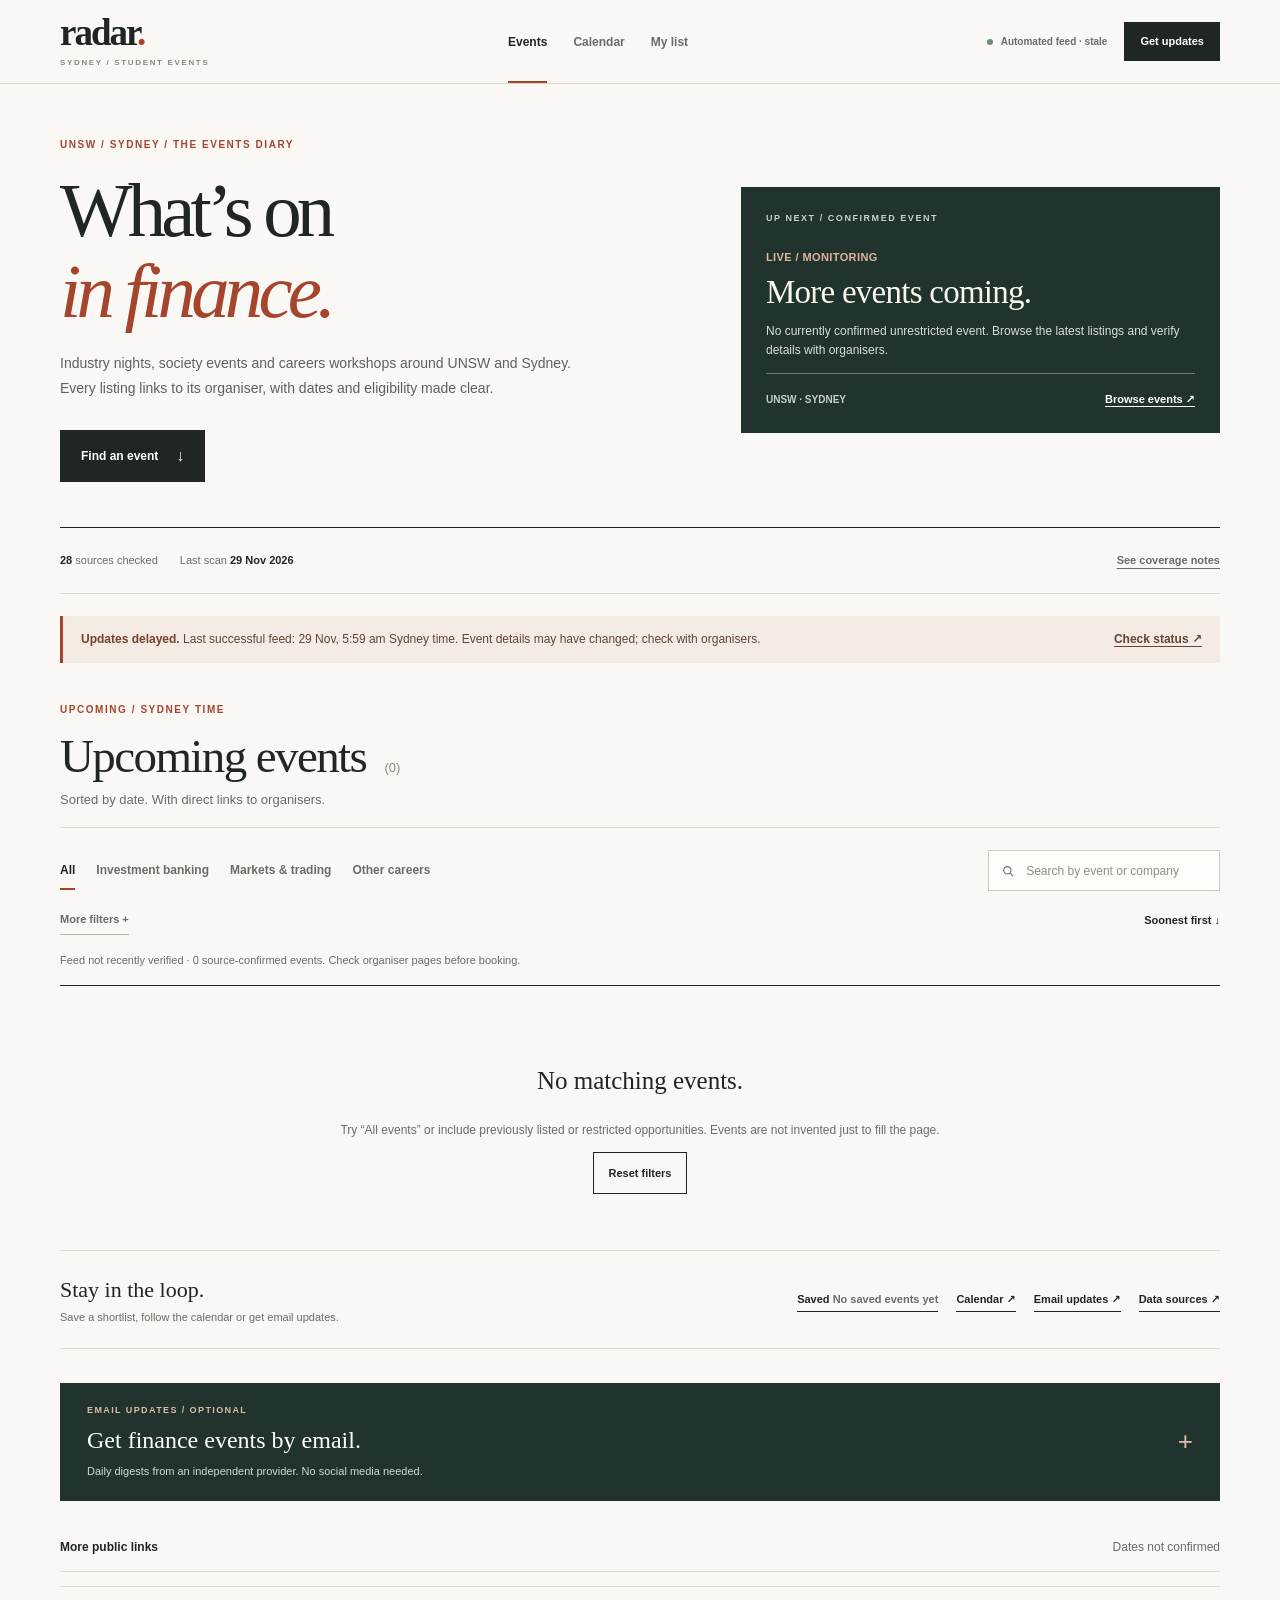
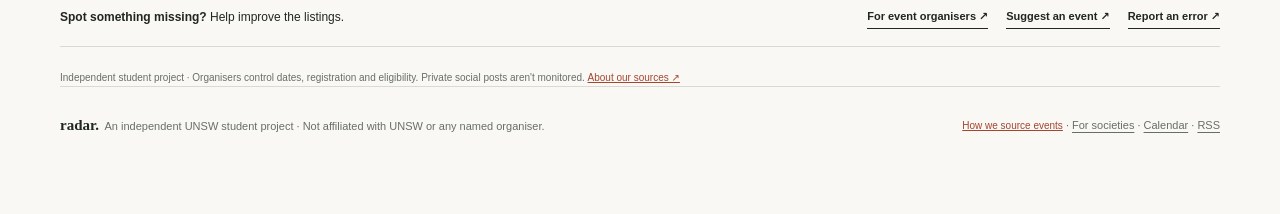
<file: index.html>
<!DOCTYPE html>
<html lang="en-AU">
<head>
<meta charset="UTF-8" />
<meta name="viewport" content="width=device-width, initial-scale=1" />
<meta name="theme-color" content="#f9f8f5" />
<title>Finance Radar — UNSW and Sydney finance events</title>
<meta name="description" content="Finance events, student society nights and career workshops across UNSW and Sydney. An independent guide with verified organiser links." />
<link rel="stylesheet" href="./editorial.css" />
</head>
<body>
<div class="shell">
<header class="top"><a class="brand" href="#discover" aria-label="Finance Radar home"><span><span class="brandtext">radar<span>.</span></span><div class="brandtag">SYDNEY / STUDENT EVENTS</div></span></a><nav class="topnav" aria-label="Main navigation"><button class="navb active" data-page="discover">Events</button><button class="navb" data-page="calendar">Calendar</button><button class="navb" data-page="saved">My list <span id="navsave"></span></button></nav><div class="top-end"><span class="status-control"><span class="status-dot"></span><span class="status" id="topstatus">Reviewed snapshot</span></span><button class="topbtn" id="prefsbtn">Get updates</button></div></header>
<main>
<section class="page active" id="page-discover">
  <div class="hero"><div class="hero-copy"><div class="eyebrow">UNSW / SYDNEY / THE EVENTS DIARY</div><h1>What’s on<br><span>in finance.</span></h1><p>Industry nights, society events and careers workshops around UNSW and Sydney. Every listing links to its organiser, with dates and eligibility made clear.</p><div class="hero-actions"><button class="cta" id="explore">Find an event <span class="arrow">↓</span></button></div></div><div class="hero-art" aria-hidden="false"><article class="next"><div class="eyebrow">UP NEXT / CONFIRMED EVENT</div><div class="next-date" id="spotlight-date">Checking latest events</div><h2 id="spotlight-title">Next on the calendar.</h2><small id="spotlight-desc">Source-backed opportunities around UNSW and Sydney.</small><div class="next-foot"><span id="spotlight-organiser">UNSW · SYDNEY</span><a id="spotlight-link" href="#feedanchor">Browse events ↗</a></div></article></div></div>
  <div class="utility"><div class="h-status"><span class="boxy"><strong id="sourcecounter">3</strong> sources checked</span><span class="boxy">Last scan <strong id="snapshotdate">31 Oct 2026</strong></span></div><button class="hintlink" data-goto="sources">See coverage notes</button></div>
  <div class="sync-alert" id="sync-alert" role="status" hidden><div><strong>Updates delayed.</strong> <span id="sync-alert-detail">Our last successful scan is out of date. Confirm event details with organisers.</span></div><a href="https://github.com/zacfraser95-eng/Finance-Radar/actions" target="_blank" rel="noopener noreferrer">Check status ↗</a></div>
  <div class="sectiontop" id="feedanchor"><div><div class="kicker">UPCOMING / SYDNEY TIME</div><h2>Upcoming events <span class="count" id="eventcount"></span></h2><p>Sorted by date. With direct links to organisers.</p></div></div>
  <div class="toolbar"><div class="chips" id="filters">
    <button class="chip active" data-filter="all">All</button>
    <button class="chip" data-filter="investment">Investment banking</button>
    <button class="chip" data-filter="markets">Markets & trading</button>
    <button class="chip" data-filter="other">Other careers</button>
  </div><label class="search"><svg fill="none" stroke="currentColor" stroke-width="1.8" viewBox="0 0 24 24" aria-hidden="true"><circle cx="10.8" cy="10.8" r="6.2"/><path d="m15.4 15.4 5.2 5.2"/></svg><input id="search" type="search" placeholder="Search by event or company" aria-label="Search events" /></label></div>
  <div class="filterbar"><details class="more-filters"><summary>More filters</summary><div class="filtersub"><label><input type="checkbox" id="restricted" /> Include restricted events</label><label><input type="checkbox" id="lastknown" /> Show previously listed events (unconfirmed)</label></div></details><button class="sort" id="sortbtn">Soonest first ↓</button></div>
  <p class="verification-summary" id="verification-summary" role="status" aria-live="polite">Checking listings…</p>
  <div class="eventlist" id="events"></div>
  <div class="quicklinks" aria-label="More ways to use Finance Radar">
     <div><strong>Stay in the loop.</strong><span>Save a shortlist, follow the calendar or get email updates.</span></div>
     <div class="quick-actions">
       <button data-goto="saved">Saved <span id="savedcount">—</span></button>
       <a href="webcal://zacfraser95-eng.github.io/Finance-Radar/events.ics">Calendar ↗</a>
       <button id="alertlink">Email updates ↗</button>
       <button data-goto="sources">Data sources ↗</button>
     </div>
   </div>

  <details class="mail-section" id="email-updates">
    <summary class="mail-summary"><span><small>EMAIL UPDATES / OPTIONAL</small><strong>Get finance events by email.</strong><em>Daily digests from an independent provider. No social media needed.</em></span><span class="summary-indicator" aria-hidden="true">+</span></summary>
    <div class="mail-expanded">
    <div class="mail-grid">
      <div class="mail-copy"><h2 id="email-heading">New events.<br><span>In your inbox.</span></h2>
      <p>Request a daily email digest when newly confirmed finance events appear. Social leads without confirmed dates are excluded.</p>
      <p class="mail-note">This uses <a href="https://simple-newsletter.com/" target="_blank" rel="noopener noreferrer">Simple Newsletter</a>, an independent third-party RSS-to-email provider. Your address goes directly to them, <strong>not to Finance Radar or GitHub</strong>. Confirm your subscription by email. You can unsubscribe using a link in each email. You will leave Finance Radar for the provider’s confirmation page when you submit. Delivery depends on that provider.</p></div>
      <form class="mail-form" action="https://simple-newsletter.com/v1/subscriptions/" method="get">
        <input type="hidden" name="uri" value="https://zacfraser95-eng.github.io/Finance-Radar/events.xml" />
        <!-- The provider handles the confirmation page; this site stores no email addresses. -->
        <label for="newsletter-email">Email address</label>
        <input id="newsletter-email" name="email" type="email" placeholder="you@example.com" autocomplete="email" required />
        <label class="mail-consent"><input type="checkbox" required /><span>I agree to send my email address to Simple Newsletter for a daily feed subscription.</span></label>
        <button class="cta" type="submit">Request email updates ↗</button>
        <small>Free · Email confirmation required · Unsubscribe any time · No account required</small>
        <a class="mail-alternative" href="./events.xml" target="_blank" rel="noopener noreferrer">Prefer RSS instead? Open the feed ↗</a>
      </form>
    </div>
    </div>
  </details>
  <section id="signals-section" class="social-signal-section" hidden><details class="signal-disclosure"><summary>More public links <span>Dates not confirmed</span></summary><p class="signal-disclaimer">These links appear on public society pages, but we couldn't confirm an upcoming event date. Check with the organiser before making plans.</p><div id="signal-list" class="signal-grid"></div></details></section>
<div class="feedbackline" id="feedback-section"><span><strong>Spot something missing?</strong> Help improve the listings.</span><span><a href="./organisers.html">For event organisers ↗</a><a href="https://github.com/zacfraser95-eng/Finance-Radar/issues/new?template=suggest-event.yml" target="_blank" rel="noopener noreferrer">Suggest an event ↗</a><a href="https://github.com/zacfraser95-eng/Finance-Radar/issues/new?template=bug-report.yml" target="_blank" rel="noopener noreferrer">Report an error ↗</a></span></div>
  <p class="fineprint">Independent student project · Organisers control dates, registration and eligibility. Private social posts aren't monitored. <button data-goto="sources">About our sources ↗</button></p>
</section>
<section class="page" id="page-calendar"><div class="insidepage"><div class="kicker">THE DATE VIEW / 02</div><h1>Your events,<br><span>by date.</span></h1><p class="lead">A calendar of known events, not a replacement for official registration. Click a listing to view eligibility and source evidence.</p><div class="calendarbar"><div class="cal-pager"><button id="prevmonth" aria-label="Previous month">←</button><strong id="monthname"></strong><button id="nextmonth" aria-label="Next month">→</button></div><button class="morelink" data-goto="discover">Back to event feed ↗</button></div><div class="calendar" id="calendargrid"></div><div class="calendar-controls"><label><input type="checkbox" id="calendar-restricted" /> Include eligibility-restricted events</label><span>Confirmed events only</span></div><div class="calendar-agenda" id="calendar-agenda" aria-label="Events this month"></div><p class="calendar-legend">Times shown in Sydney local time. Events without confirmed times should be checked with the organiser before adding to your calendar.</p></div></section>
<section class="page" id="page-saved"><div class="insidepage"><div class="kicker">YOUR SHORTLIST / 03</div><h1>Your saved<br><span>events.</span></h1><p class="lead">Saved events stay in this browser only. They aren't synced to an account or shared with organisers.</p><div class="eventlist savedlist" id="saved-events"></div></div></section>
<section class="page" id="page-sources"><div class="insidepage"><div class="kicker">TRUST & COVERAGE / 04</div><h1>Behind the<br><span>listings.</span></h1><p class="lead">The hardest part of an event aggregator is coverage. This version is built to show where each listing came from, the last verified snapshot, and sources that still need a better integration.</p><div class="notice"><span class="i">i</span><div><strong id="syncinfo">Public-feed status</strong> Scheduled GitHub Actions scans check source availability; private social media content still needs consent or society participation.</div></div><table class="source-table"><thead><tr><th>Organiser</th><th>Collection path</th><th>Coverage</th><th>Limitation</th></tr></thead><tbody id="sourcebody"></tbody></table><div class="split"><div class="infobox"><div class="kicker">GOOD DATA / FOUR RULES</div><h3 class="info-title">We'd rather miss a count than invent certainty.</h3><ol class="bullets"><li>No listing without an organiser link.</li><li>Past events disappear from the upcoming feed.</li><li>The same event from FMAA and UNSW appears only once.</li><li>Restricted eligibility and unknown times stay visible.</li></ol></div><div class="infobox"><div class="kicker">NEXT SOURCE TO UNLOCK</div><h3 class="info-title">Newsletters & society partnerships.</h3><p class="info-copy">FINSOC and other societies may advertise only through private social channels. A forwarded newsletter inbox or an approved organiser event feed is the most robust fallback. There is no reliable way to promise complete coverage from public scraping alone.</p><button class="morelink" style="margin-top:20px" data-goto="discover">Back to events ↗</button></div></div></div></section>
<footer class="foot"><span><span class="footer-brand">radar.</span>&nbsp; An independent UNSW student project · Not affiliated with UNSW or any named organiser.</span><span><button data-goto="sources" class="footerlink">How we source events</button> · <a href="./organisers.html">For societies</a> · <a href="./events.ics">Calendar</a> · <a href="./events.xml">RSS</a></span></footer>
</main></div>
<div class="modal" id="modal" role="presentation"><aside class="drawer" role="dialog" aria-modal="true" aria-labelledby="drawer-title"><button class="drawerclose" id="closemodal" aria-label="Close event details">×</button><div id="detail"></div></aside></div><div class="snackbar" id="snackbar" role="status" aria-live="polite"></div>
<script type="application/json" id="seed-data">{"schema":1,"generated_at":"2026-10-31T08:21:00Z","mode":"reviewed_snapshot","notice":"Source-backed snapshot. This is not a live feed until scheduled collection is deployed.","sources":[{"id":"unit","name":"UNIT","url":"https://www.unit.org.au/","method":"Public website + newsletter fallback","coverage":"partial","note":"The homepage can publish events that do not appear on the Upcoming Events archive."},{"id":"fmaa","name":"FMAA","url":"https://www.fmaa.com.au/events","method":"Public events directory","coverage":"public","note":"Listings sometimes target students at particular study stages."},{"id":"unsw","name":"UNSW Employability","url":"https://www.unsw.edu.au/employability/events-news/events","method":"Public events directory","coverage":"public","note":"University-wide listings, not all of them finance specific."},{"id":"finsoc","name":"UNSW FINSOC","url":"https://www.unswfinsoc.org.au/","method":"Website + future newsletter intake","coverage":"limited","note":"Some events are advertised through social channels and may not be captured."}],"events":[{"id":"unit-morgan-stanley-20261105","title":"Evening with Morgan Stanley","subtitle":"Finance careers, recruitment insights and networking with professionals.","starts_at":"2026-11-05T18:00:00+11:00","ends_at":"2026-11-05T20:00:00+11:00","location":"Morgan Stanley office, Sydney CBD","format":"In person","organiser":"UNIT","sources":["UNIT"],"source_urls":["https://www.unit.org.au/"],"registration_url":"https://forms.gle/eMBVpNogp4awX6Bp9","category":"Investment banking","tags":["Investment banking","Networking","Early-year friendly"],"eligibility":"Designed with pre-penultimate students in mind; confirm eligibility and places in registration form.","fit":"high","relevance_reason":"Direct access to Morgan Stanley professionals and insights into finance internship pathways.","verified_on":"2026-10-31","confidence":"source-backed"},{"id":"unsw-linkedin-20261102","title":"Leveraging LinkedIn workshop","subtitle":"Build a professional network and research finance employers without scrolling social feeds.","starts_at":"2026-11-02T16:00:00+11:00","ends_at":"2026-11-02T17:00:00+11:00","location":"Online","format":"Online","organiser":"UNSW Employability","sources":["UNSW Employability"],"source_urls":["https://www.unsw.edu.au/employability/events-news/events"],"registration_url":"https://www.eventbrite.com.au/e/leveraging-linkedin-workshop-tickets-1999065644155","category":"Career skills","tags":["Career skills","Online"],"eligibility":"All students and recent graduates.","fit":"medium","relevance_reason":"Useful for researching employers and finding contacts for internships.","verified_on":"2026-10-31","confidence":"source-backed"},{"id":"unsw-jobsearch-20261112","title":"Job search strategies workshop","subtitle":"Networking techniques, hidden opportunities and better job-search habits.","starts_at":"2026-11-12T13:00:00+11:00","ends_at":"2026-11-12T14:00:00+11:00","location":"Online","format":"Online","organiser":"UNSW Employability","sources":["UNSW Employability"],"source_urls":["https://www.unsw.edu.au/employability/events-news/events"],"registration_url":"https://www.eventbrite.com.au/e/job-search-strategies-workshop-tickets-1999066649161","category":"Career skills","tags":["Career skills","Online"],"eligibility":"All students and recent graduates.","fit":"medium","relevance_reason":"Broadly useful for internship applications and proactive networking.","verified_on":"2026-10-31","confidence":"source-backed"},{"id":"unsw-interview-20261116","title":"Preparing for interviews workshop","subtitle":"Understand what employers assess and how to present your experience.","starts_at":"2026-11-16T12:00:00+11:00","ends_at":"2026-11-16T13:00:00+11:00","location":"Online","format":"Online","organiser":"UNSW Employability","sources":["UNSW Employability"],"source_urls":["https://www.unsw.edu.au/employability/events-news/events"],"registration_url":"https://www.eventbrite.com.au/e/preparing-for-interviews-workshop-tickets-1999066901917","category":"Career skills","tags":["Career skills","Online"],"eligibility":"All students and recent graduates.","fit":"medium","relevance_reason":"Relevant preparation for behavioural and competency interviews.","verified_on":"2026-10-31","confidence":"source-backed"},{"id":"mckinsey-ai-20261126","title":"McKinsey · AI & the Path to Progress","subtitle":"Business strategy, AI and an immersive workshop with McKinsey.","starts_at":"2026-11-26T10:00:00+11:00","ends_at":"2026-11-26T15:00:00+11:00","location":"Sydney (venue via organiser)","format":"In person","organiser":"McKinsey & Company","sources":["FMAA","UNSW Employability"],"source_urls":["https://www.fmaa.com.au/event/mckinsey-companys-2026-ai-and-the-path-to-progress-workshop","https://www.unsw.edu.au/employability/events-news/events"],"registration_url":"https://www.fmaa.com.au/event/mckinsey-companys-2026-ai-and-the-path-to-progress-workshop","category":"Consulting","tags":["Consulting","AI","Restricted eligibility"],"eligibility":"Penultimate-year undergraduates and master's students. Not suitable for most first-year students.","fit":"restricted","relevance_reason":"Notable employer but eligibility likely rules out a first-year student. Duplicate FMAA and UNSW listings are combined.","verified_on":"2026-10-31","confidence":"source-backed"},{"id":"unsw-skills-exchange-20270303","title":"The Skills Exchange · Ethical Futures, Finance & Strategy","subtitle":"Structured networking with employers. Register interest ahead of applications opening in February 2027.","starts_at":"2027-03-03","ends_at":null,"location":"In person · venue TBC","format":"In person","organiser":"UNSW Employability","sources":["UNSW Employability"],"source_urls":["https://www.unsw.edu.au/employability/events-news/events"],"registration_url":"https://www.unsw.edu.au/employability/events-news/events","category":"Finance & strategy","tags":["Finance & strategy","Networking","EOI open"],"eligibility":"Expression of interest available; further selection or registration details to be confirmed.","fit":"high","relevance_reason":"Finance-and-strategy employer networking. Time and venue not yet advertised.","verified_on":"2026-10-31","confidence":"details-incomplete"}]}</script>
<script src="./data/live.js"></script>
<script>
(function(){
'use strict';
const SEED=JSON.parse(document.getElementById('seed-data').textContent);
const DATA=(window.RADAR_SYNC&&Array.isArray(window.RADAR_SYNC.events))?window.RADAR_SYNC:SEED;
const feedTimestamp=Date.parse(DATA.generated_at||'');
const isFeedStale=()=>DATA.mode!=='scheduled_sync'||!Number.isFinite(feedTimestamp)||Date.now()-feedTimestamp>36*60*60*1000;
const events=DATA.events.slice().filter(e=>e&&e.id&&e.title&&e.starts_at&&Array.isArray(e.source_urls)&&e.source_urls.length);
const signals=(Array.isArray(DATA.signals)?DATA.signals:[]).filter(x=>x&&x.id&&x.title&&/^https:\/\//.test(x.url));
const $=(s)=>document.querySelector(s);
const esc=s=>String(s??'').replace(/[&<>"']/g,c=>({'&':'&amp;','<':'&lt;','>':'&gt;','"':'&quot;',"'":'&#39;'}[c]));
const localTime=new Intl.DateTimeFormat('en-AU',{timeZone:'Australia/Sydney',hour:'numeric',minute:'2-digit',hour12:true});
const localMonth=new Intl.DateTimeFormat('en-AU',{timeZone:'Australia/Sydney',month:'short'});
const localWeekday=new Intl.DateTimeFormat('en-AU',{timeZone:'Australia/Sydney',weekday:'short'});
const localLong=new Intl.DateTimeFormat('en-AU',{timeZone:'Australia/Sydney',weekday:'long',day:'numeric',month:'long',year:'numeric'});
const localDate = e => new Date(e.starts_at.length===10?e.starts_at+'T00:00:00Z':e.starts_at);
const startStamp=e=>String(e.starts_at).slice(0,10);
const time=e=>e.starts_at.length===10?'Time to be confirmed':localTime.format(localDate(e));
const timeRange=e=>time(e)+(e.ends_at&&e.ends_at.length>10?'–'+localTime.format(new Date(e.ends_at)):'');
const sydneyParts=date=>Object.fromEntries(new Intl.DateTimeFormat('en-AU',{timeZone:'Australia/Sydney',year:'numeric',month:'2-digit',day:'2-digit'}).formatToParts(date).filter(p=>p.type!=='literal').map(p=>[p.type,p.value]));
const todayStamp=()=>{const p=sydneyParts(new Date());return p.year+'-'+p.month+'-'+p.day};
const now=new Date();
let calendarIncludeRestricted=false;
let page='discover',filter='all',search='',sortReverse=false,includeRestricted=false,includeLastKnown=false,month=new Date(Date.UTC(Number(sydneyParts(new Date()).year),Number(sydneyParts(new Date()).month)-1,1));
let saved=new Set();try{saved=new Set(JSON.parse(localStorage.getItem('radar-v3-saved')||'[]'))}catch(e){}
const validSavedIds=new Set(events.map(e=>e.id));saved=new Set([...saved].filter(id=>validSavedIds.has(id)));
function persist(){try{localStorage.setItem('radar-v3-saved',JSON.stringify([...saved]))}catch(e){}updateCounts()}
function notify(msg){const s=$('#snackbar');s.textContent=msg;s.classList.add('show');clearTimeout(notify.id);notify.id=setTimeout(()=>s.classList.remove('show'),2800)}
function eligibleEvents(){const today=todayStamp(),clock=Date.now();return events.filter(e=>{if(e.ends_at&&e.ends_at.length>10){const end=Date.parse(e.ends_at);if(Number.isFinite(end)&&end<=clock)return false;}if(e.starts_at.length===10)return e.starts_at>=today;return startStamp(e)>=today||(e.ends_at&&Date.parse(e.ends_at)>clock)})}
function matchesFilter(e){const t=String(e.category||'').toLowerCase();if(filter==='investment')return t.includes('investment banking');if(filter==='markets')return /markets|trading|asset management/.test(t);if(filter==='other')return !/investment banking|markets|trading|asset management/.test(t);return true}
function getItems(){return eligibleEvents().filter(e=>{if(e.fit==='restricted'&&!includeRestricted)return false;if(e.collection_status==='last_known'&&!includeLastKnown)return false;if(!matchesFilter(e))return false;return(e.title+' '+e.organiser+' '+e.subtitle+' '+e.tags.join(' ')).toLowerCase().includes(search.toLowerCase())}).sort((a,b)=>sortReverse?localDate(b)-localDate(a):localDate(a)-localDate(b))}
function datePart(e){const d=localDate(e),month=localMonth.format(d).toUpperCase(),day=new Intl.DateTimeFormat('en-AU',{timeZone:'Australia/Sydney',day:'2-digit'}).format(d);return `<div class="date"><small>${esc(month)}</small><b>${day}</b></div>`}
function renderSyncHealth(){const box=$('#sync-alert');box.hidden=!isFeedStale();if(!box.hidden){const when=Number.isFinite(feedTimestamp)?new Date(feedTimestamp).toLocaleString('en-AU',{timeZone:'Australia/Sydney',day:'numeric',month:'short',hour:'numeric',minute:'2-digit'}):'unknown';$('#sync-alert-detail').textContent='Last successful feed: '+when+' Sydney time. Event details may have changed; check with organisers.';}}
function accessLabel(e){
  const eligibility=String(e.eligibility||'').toLowerCase();
  if(/free general admission/.test(eligibility))return 'Free general admission';
  if(/anyone can register/.test(eligibility))return 'Open registration';
  if(/\$25.*\$30|\$30.*\$25/.test(eligibility))return 'Tickets $25–30';
  if(/free industry networking/.test(eligibility))return 'Free · professional event';
  if(/free public event/.test(eligibility))return 'Free public event';
  if(/professional event|non-member registration fees/.test(eligibility))return 'Professional event · fees may apply';
  if(/free, open to university students/.test(eligibility))return 'Free · students welcome';
  if(/all students and recent graduates/.test(eligibility))return 'Open to students';
  if(/pre-penultimate students encouraged/.test(eligibility))return 'Early-year students encouraged';
  if(e.fit==='restricted')return 'Eligibility restrictions apply';
  return '';
}
function row(e){const restrict=e.fit==='restricted';const src=e.sources.join(' + ');const relevant=restrict?'Check eligibility':e.fit==='high'?'Finance careers':'Career development';return `<article class="event">${datePart(e)}<div class="event-main"><div class="event-type">${esc(e.category)}</div><button class="event-name event-title" data-open="${esc(e.id)}" aria-label="View ${esc(e.title)}">${esc(e.title)} <span aria-hidden="true">↗</span></button><div class="event-description">${esc(e.organiser)} · ${esc(e.location)}</div><div class="event-pills">${e.collection_status==='last_known'?'<span class="pill eligible">Not reconfirmed</span>':(isFeedStale()?'<span class="pill eligible">Last scan outdated</span>':'<span class="pill">Verified on source</span>')}${accessLabel(e)?'<span class="pill '+(/Professional|restrictions/.test(accessLabel(e))?'eligible':'')+'">'+esc(accessLabel(e))+'</span>':''}${e.confidence==='details-incomplete'?'<span class="pill">Details to check</span>':''}</div></div><div class="event-right"><strong>${esc(localWeekday.format(localDate(e)))} · ${esc(timeRange(e))}</strong><span>${esc(e.format||'View details')}</span></div><div class="event-actions"><button class="square ${saved.has(e.id)?'saved':''}" data-save="${esc(e.id)}" title="${saved.has(e.id)?'Remove bookmark':'Save event'}" aria-label="${saved.has(e.id)?'Remove saved event':'Save event'}">${saved.has(e.id)?'★':'☆'}</button></div></article>`}
function render(){const current=eligibleEvents();const confirmed=current.filter(e=>e.collection_status==='current').length;const unconfirmed=current.filter(e=>e.collection_status==='last_known').length;$('#verification-summary').textContent=(isFeedStale()?'Feed not recently verified · ':'')+confirmed+' source-confirmed event'+(confirmed===1?'':'s')+(unconfirmed?' · '+unconfirmed+' older listing'+(unconfirmed===1?'':'s')+' hidden':'')+'. Check organiser pages before booking.';const items=getItems();$('#events').innerHTML=items.length?items.map(row).join(''):`<div class="empty"><h3>No matching events.</h3><p>${search?'Try a broader search.':'Try “All events” or include previously listed or restricted opportunities. Events are not invented just to fill the page.'}</p><button class="outline" id="clearfilters">Reset filters</button></div>`;$('#eventcount').textContent=`(${items.length})`;$('#saved-events').innerHTML=events.filter(e=>saved.has(e.id)).map(row).join('')||`<div class="empty"><h3>Nothing saved yet.</h3><p>Bookmark an event from the discovery feed to see it here.</p><button class="outline" data-goto="discover">Find events ↗</button></div>`;updateCounts()}
function updateCounts(){$('#navsave').textContent=saved.size?'('+saved.size+')':'';$('#savedcount').textContent=saved.size?`${saved.size} saved event${saved.size!==1?'s':''}`:'No saved events yet'}
function navigate(to){page=to;document.querySelectorAll('.page').forEach(e=>e.classList.toggle('active',e.id==='page-'+to));document.querySelectorAll('[data-page]').forEach(e=>e.classList.toggle('active',e.dataset.page===to));if(to==='calendar')renderCalendar();if(to==='saved')render();window.scrollTo({top:0,behavior:'smooth'});try{history.replaceState(null,'','#'+to)}catch(e){}}
function renderSources(){const s=DATA.sources||[];$('#sourcecounter').textContent=s.filter(x=>x.last_check&&x.last_check.status!=='error').length;$('#snapshotdate').textContent=new Date(DATA.generated_at||'2026-10-31').toLocaleDateString('en-AU',{day:'numeric',month:'short',year:'numeric',timeZone:'Australia/Sydney'});$('#sourcebody').innerHTML=s.map(x=>{const health=x.last_check;const bad=x.coverage!=='public'||(health&&health.status==='error');const status=health?(health.status==='ok'?'Checked · events found':health.status==='accessible_empty'?'Checked · no dated listings extracted':health.status==='social_only'?'Social-only · no feed access':health.status==='publications_only'?'Public archive · not event listings':health.status==='links_only'?'Public links · dates unverified':health.status==='error'?'Check failed':'Review source'):(x.coverage==='public'?'Public listings':x.coverage==='limited'?'Limited visibility':'Partial visibility');return `<tr><td><strong>${esc(x.name)}</strong><br><a href="${esc(x.url)}" target="_blank" rel="noopener noreferrer">Official site ↗</a></td><td>${esc(x.method)}</td><td><span class="coverage-status ${bad?'partial':''}">${esc(status)}</span></td><td>${esc(x.note)}${health?'<br><small>Last automated check: '+esc(health.checked_at||'unknown')+' · '+esc(health.note||'')+'</small>':''}</td></tr>`}).join('');const active=DATA.mode==='scheduled_sync';const age=Date.now()-new Date(DATA.generated_at).getTime();$('#topstatus').textContent=active?(age>1000*60*60*24?'Automated feed · stale':'Automated feed'):'Reviewed snapshot';$('#syncinfo').textContent=active?'Collector snapshot — last run '+new Date(DATA.generated_at).toLocaleString('en-AU',{timeZone:'Australia/Sydney'}):'Reviewed snapshot, not live automation.'}
function renderSpotlight(){const best=eligibleEvents().filter(e=>e.collection_status==='current'&&e.fit!=='restricted').sort((a,b)=>localDate(a)-localDate(b))[0];const d=$('#spotlight-date'),t=$('#spotlight-title'),desc=$('#spotlight-desc'),org=$('#spotlight-organiser'),link=$('#spotlight-link');if(!best){d.textContent='LIVE / MONITORING';t.textContent='More events coming.';desc.textContent='No currently confirmed unrestricted event. Browse the latest listings and verify details with organisers.';org.textContent='UNSW · SYDNEY';link.href='#feedanchor';return;}d.textContent=localWeekday.format(localDate(best)).toUpperCase()+' · '+new Intl.DateTimeFormat('en-AU',{timeZone:'Australia/Sydney',day:'numeric',month:'short'}).format(localDate(best)).toUpperCase()+' · '+time(best);t.textContent=best.title;desc.textContent=best.subtitle;org.textContent=best.organiser+' · '+best.category;link.href=best.registration_url||best.source_urls[0];link.textContent=isFeedStale()?'Verify with organiser ↗':'Official listing ↗';link.target='_blank';link.rel='noopener noreferrer';}
function renderSignals(){
  const section=$('#signals-section'),body=$('#signal-list');
  if(!section||!body)return;
  section.hidden=!signals.length;
  body.innerHTML=signals.slice(0,12).map(x=>`<article class="signal-item"><div class="signal-meta">${esc(x.organiser)} · DATE NOT VERIFIED</div><b>${esc(x.title)}</b><div class="signal-meta">Not a confirmed future event. Check the official registration page before planning.</div><a href="${esc(x.url)}" target="_blank" rel="noopener noreferrer">Inspect public link ↗</a></article>`).join('');
}
function eventDetails(e){return `<div class="kicker">${esc(e.category)} / ${e.collection_status==='last_known'?'NOT RECONFIRMED':'CONFIRMED IN LATEST SCAN'}</div><h2 id="drawer-title">${esc(e.title)}</h2><p class="desc">${esc(e.subtitle)}</p><div class="detailrow"><label>Date</label><div>${esc(localLong.format(localDate(e)))}</div></div><div class="detailrow"><label>Time</label><div>${esc(timeRange(e))} ${e.starts_at.length>10?'(Sydney time)':''}</div></div><div class="detailrow"><label>Location</label><div>${esc(e.location)}</div></div><div class="detailrow"><label>Organiser</label><div>${esc(e.organiser)}</div></div><div class="detailrow"><label>Who can attend?</label><div>${esc(e.eligibility)}</div></div><div class="detailrow"><label>Evidence</label><div>${e.source_urls.map((url,i)=>`<a href="${esc(url)}" target="_blank" rel="noopener noreferrer">${esc(e.sources[i]||'Official source')} ↗</a>`).join('<br>')}<br><small style="color:#91a6c9">Source reviewed ${esc(e.last_seen_on||e.verified_on||'date unavailable')}${e.collection_status==='last_known'?' · not confirmed in latest scan':''}</small></div></div><div class="why"><b>${e.fit==='restricted'?'Eligibility check':'Why it made the cut'}</b>${esc(e.relevance_reason)}</div><div class="drawer-actions"><a class="cta" href="${esc(e.registration_url||e.source_urls[0])}" target="_blank" rel="noopener noreferrer">Official event page <span class="arrow">↗</span></a><button class="outline" data-save="${esc(e.id)}">${saved.has(e.id)?'★ Saved':'☆ Save'}</button><button class="outline" ${e.collection_status==='last_known'?'disabled title="Not confirmed in latest scan"':''} data-ics="${esc(e.id)}">${e.starts_at.length===10?'Save all-day date ↓':'Add to calendar ↓'}</button><button class="outline" data-share="${esc(e.id)}">Copy event link ↗</button></div><div class="micro">The organiser controls registration and event details. Dates or eligibility may change.</div>`}

let previousEventFocus=null,previousEventHash='#discover';
function openEvent(id,fromSharedLink=false){
  const e=events.find(item=>item.id===id);
  if(!e)return;
  if(!$('#modal').classList.contains('show')){
    previousEventFocus=fromSharedLink?null:document.activeElement;
    previousEventHash=fromSharedLink?'#discover':(window.location.hash||'#'+page);
  }
  $('#detail').innerHTML=eventDetails(e);
  $('#modal').classList.add('show');
  document.body.style.overflow='hidden';
  try{history.replaceState(null,'','#event='+encodeURIComponent(e.id))}catch(err){}
  $('#closemodal').focus();
}
function closeEvent(){
  if(!$('#modal').classList.contains('show'))return;
  $('#modal').classList.remove('show');
  document.body.style.overflow='';
  if(window.location.hash.startsWith('#event=')){
    try{history.replaceState(null,'',previousEventHash)}catch(err){}
  }
  if(previousEventFocus&&previousEventFocus.isConnected)previousEventFocus.focus();
  previousEventFocus=null;
}
function shareEvent(id){
  const e=events.find(item=>item.id===id);
  if(!e)return;
  const address=window.location.origin+window.location.pathname+'#event='+encodeURIComponent(e.id);
  if(navigator.clipboard&&window.isSecureContext){
    navigator.clipboard.writeText(address).then(()=>notify('Event link copied')).catch(()=>window.prompt('Copy this event link:',address));
  }else{
    window.prompt('Copy this event link:',address);
  }
}
function escapeICS(s){return String(s).replace(/\\/g,'\\\\').replace(/\n/g,'\\n').replace(/,/g,'\\,').replace(/;/g,'\\;')}
function stampUTC(iso){return new Date(iso).toISOString().replace(/[-:]/g,'').replace(/\.\d{3}/,'')}

function foldICS(line){
  let output='',col=0;
  for(const char of String(line)){
    const size=new TextEncoder().encode(char).length;
    if(col+size>75){output+='\r\n ';col=1;}
    output+=char;col+=size;
  }
  return output;
}
function addICS(id){
  const e=events.find(item=>item.id===id);
  if(!e||e.collection_status==='last_known'){notify('Event not confirmed — check with the organiser');return;}
  const official=e.registration_url||e.source_urls[0];
  const lines=['BEGIN:VCALENDAR','VERSION:2.0','PRODID:-//Finance Radar//Student Events//EN',
    'CALSCALE:GREGORIAN','BEGIN:VEVENT','UID:'+escapeICS(e.id)+'@finance-radar.events',
    'DTSTAMP:'+stampUTC(new Date().toISOString())];
  const allDay=e.starts_at.length===10;
  if(allDay){
    const next=new Date(e.starts_at+'T00:00:00Z');
    next.setUTCDate(next.getUTCDate()+1);
    lines.push('DTSTART;VALUE=DATE:'+e.starts_at.replace(/-/g,''));
    lines.push('DTEND;VALUE=DATE:'+next.toISOString().slice(0,10).replace(/-/g,''));
  }else{
    lines.push('DTSTART:'+stampUTC(e.starts_at));
    if(e.ends_at&&Date.parse(e.ends_at)>Date.parse(e.starts_at)){
      lines.push('DTEND:'+stampUTC(e.ends_at));
    }
  }
  lines.push('SUMMARY:'+escapeICS(e.title));
  lines.push('DESCRIPTION:'+escapeICS((e.subtitle||'')+'\nVerify the time and eligibility with the organiser: '+official));
  lines.push('LOCATION:'+escapeICS(e.location||'See organiser'));
  lines.push('URL:'+official,'END:VEVENT','END:VCALENDAR');
  const ics=lines.map(foldICS).join('\r\n')+'\r\n';
  const blob=new Blob([ics],{type:'text/calendar;charset=utf-8'});
  const href=URL.createObjectURL(blob);
  const a=document.createElement('a');
  a.href=href;a.download='finance-radar-'+e.id+'.ics';
  document.body.appendChild(a);a.click();a.remove();
  setTimeout(()=>URL.revokeObjectURL(href),1200);
  notify(allDay?'All-day date saved — confirm event time':'Calendar file saved — confirm details with organiser');
}
function renderCalendar(){const year=month.getUTCFullYear(),m=month.getUTCMonth();$('#monthname').textContent=month.toLocaleDateString('en-AU',{month:'long',year:'numeric',timeZone:'UTC'});let start=(new Date(Date.UTC(year,m,1)).getUTCDay()+6)%7;let days=new Date(Date.UTC(year,m+1,0)).getUTCDate();let length=Math.ceil((start+days)/7)*7;let out=['Mon','Tue','Wed','Thu','Fri','Sat','Sun'].map(d=>`<div class="calhead">${d}</div>`).join('');const evs=eligibleEvents().filter(e=>e.collection_status==='current'&&(calendarIncludeRestricted||e.fit!=='restricted'));for(let i=0;i<length;i++){const day=i-start+1,inside=day>=1&&day<=days;const d=new Date(Date.UTC(year,m,day));const dt=d.toISOString().slice(0,10);const dayevents=evs.filter(e=>startStamp(e)===dt);const today=(todayStamp()===dt);out+=`<div class="calday ${inside?'':'other'} ${today?'today':''}"><span class="num">${d.getUTCDate()}</span>${dayevents.slice(0,3).map(e=>`<button class="cal-item" data-open="${esc(e.id)}" title="${esc(e.title)}">${esc(e.title)}</button>`).join('')}</div>`}$('#calendargrid').innerHTML=out;const prefix=year+'-'+String(m+1).padStart(2,'0')+'-';const agenda=evs.filter(e=>startStamp(e).startsWith(prefix)).sort((a,b)=>localDate(a)-localDate(b));$('#calendar-agenda').innerHTML=agenda.length?'<h2>Events this month</h2>'+agenda.map(e=>'<button class="agenda-item" data-open="'+esc(e.id)+'"><span>'+esc(startStamp(e).slice(8))+' '+esc(localMonth.format(localDate(e)))+'</span><strong>'+esc(e.title)+'</strong><small>'+esc(timeRange(e))+(e.fit==='restricted'?' · Check eligibility':'')+'</small><span aria-hidden="true">↗</span></button>').join(''):'<p class="agenda-empty">No confirmed events this month with the current eligibility setting.</p>'}
function attach(){document.addEventListener('click',e=>{const go=e.target.closest('[data-goto]');if(go){navigate(go.dataset.goto);closeEvent();return}const nav=e.target.closest('[data-page]');if(nav){navigate(nav.dataset.page);return}const fil=e.target.closest('[data-filter]');if(fil){filter=fil.dataset.filter;document.querySelectorAll('[data-filter]').forEach(n=>n.classList.toggle('active',n===fil));render();return}const b=e.target.closest('[data-save]');if(b){const id=b.dataset.save;saved.has(id)?saved.delete(id):saved.add(id);persist();render();if($('#modal').classList.contains('show')){const item=events.find(e=>e.id===id);if(item)$('#detail').innerHTML=eventDetails(item)}return}const open=e.target.closest('[data-open]');if(open){openEvent(open.dataset.open);return}const ics=e.target.closest('[data-ics]');if(ics){addICS(ics.dataset.ics);return}const share=e.target.closest('[data-share]');if(share){shareEvent(share.dataset.share);return}if(e.target.id==='clearfilters'){filter='all';search='';$('#search').value='';$('#restricted').checked=false;includeRestricted=false;$('#lastknown').checked=false;includeLastKnown=false;document.querySelectorAll('[data-filter]').forEach(n=>n.classList.toggle('active',n.dataset.filter==='all'));render();return}if(e.target.closest('[data-open-page]')){closeEvent();navigate(e.target.closest('[data-open-page]').dataset.openPage)}});$('#explore').addEventListener('click',()=>$('#feedanchor').scrollIntoView({behavior:'smooth'}));$('#search').addEventListener('input',e=>{search=e.target.value;render()});$('#restricted').addEventListener('change',e=>{includeRestricted=e.target.checked;render()});$('#lastknown').addEventListener('change',e=>{includeLastKnown=e.target.checked;render()});$('#sortbtn').addEventListener('click',()=>{sortReverse=!sortReverse;$('#sortbtn').textContent=sortReverse?'Latest first ↑':'Soonest first ↓';render()});$('#prevmonth').addEventListener('click',()=>{month=new Date(Date.UTC(month.getUTCFullYear(),month.getUTCMonth()-1,1));renderCalendar()});$('#nextmonth').addEventListener('click',()=>{month=new Date(Date.UTC(month.getUTCFullYear(),month.getUTCMonth()+1,1));renderCalendar()});$('#calendar-restricted').addEventListener('change',e=>{calendarIncludeRestricted=e.target.checked;renderCalendar()});$('#prefsbtn').addEventListener('click',()=>{navigate('discover');$('#email-updates').open=true;$('#email-updates').scrollIntoView({behavior:'smooth'})});$('#alertlink').addEventListener('click',()=>{$('#email-updates').open=true;$('#email-updates').scrollIntoView({behavior:'smooth'})});$('#closemodal').addEventListener('click',closeEvent);$('#modal').addEventListener('click',e=>{if(e.target.id==='modal')closeEvent()});document.addEventListener('keydown',e=>{if(e.key==='Escape')closeEvent();if(e.key==='Tab'&&$('#modal').classList.contains('show')){const controls=[...$('#modal').querySelectorAll('a[href],button:not([disabled])')].filter(x=>x.getClientRects().length);if(!controls.length)return;const first=controls[0],last=controls[controls.length-1];if(e.shiftKey&&document.activeElement===first){e.preventDefault();last.focus()}else if(!e.shiftKey&&document.activeElement===last){e.preventDefault();first.focus()}}})}
attach();renderSources();renderSyncHealth();renderSpotlight();renderSignals();render();if(location.hash.match(/^#event=(.+)$/)){try{openEvent(decodeURIComponent(location.hash.slice(7)),true)}catch(err){}}else if(location.hash.match(/^#(discover|calendar|saved|sources)$/))navigate(location.hash.slice(1));else if(location.hash==='#email-updates'){$('#email-updates').open=true;$('#email-updates').scrollIntoView();}
})();
</script>
</body>
</html>
</file>
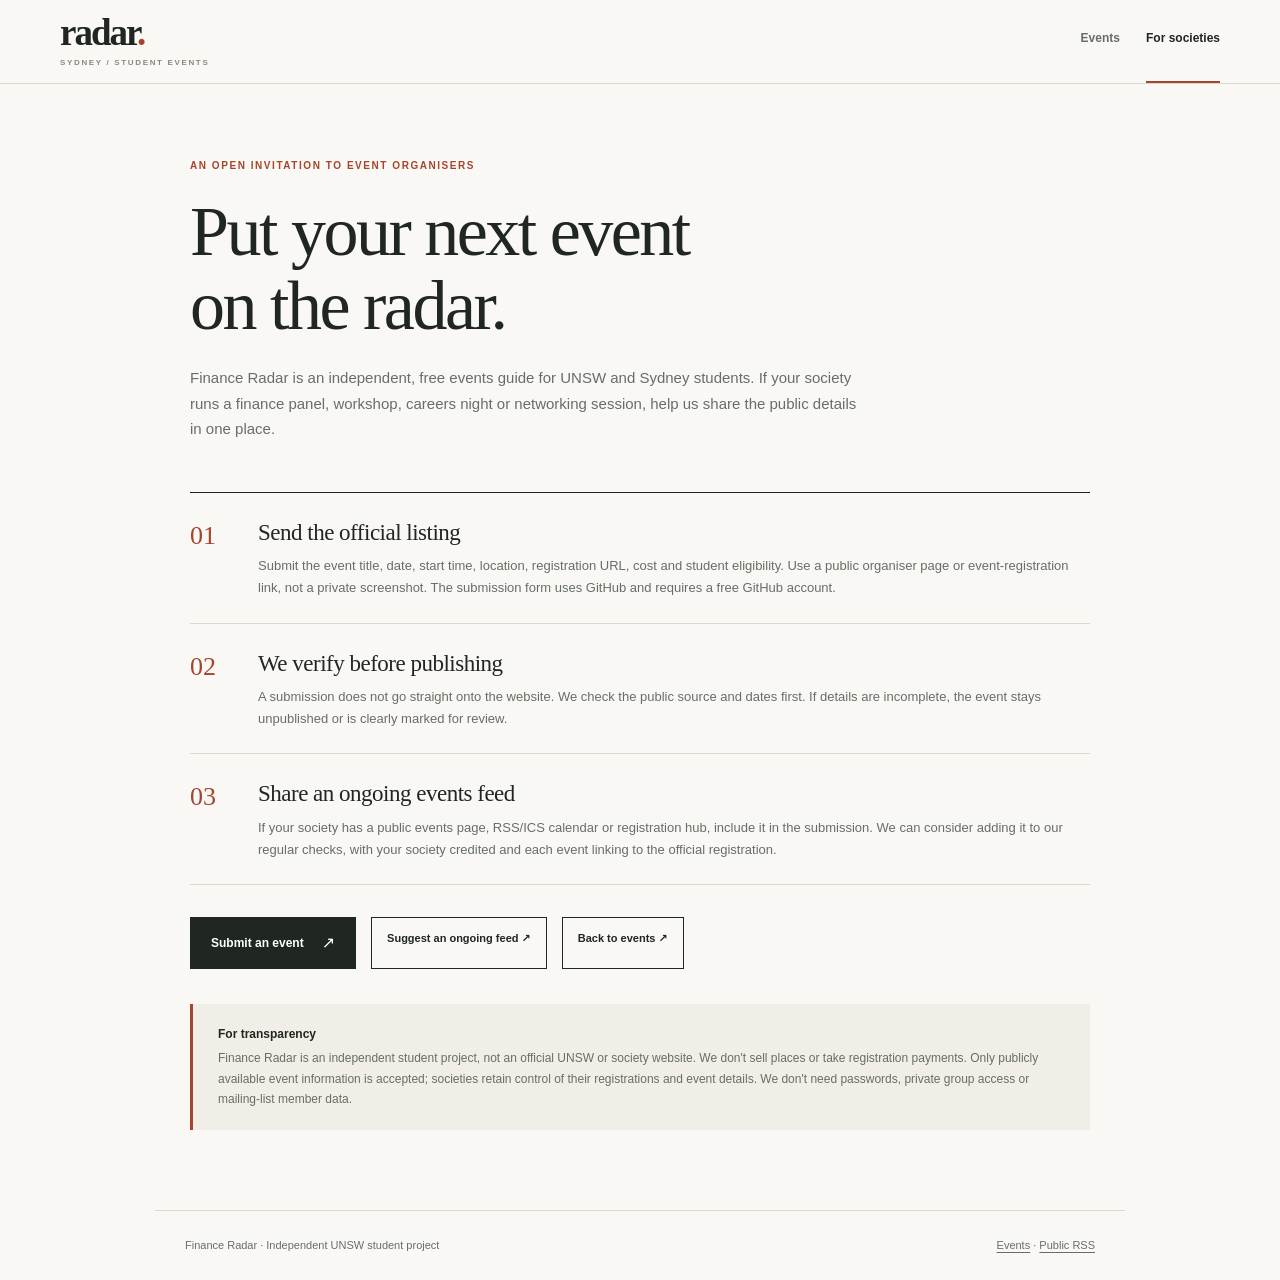
<file: organisers.html>
<!doctype html>
<html lang="en-AU">
<head>
<meta charset="utf-8"/>
<meta name="viewport" content="width=device-width, initial-scale=1"/>
<meta name="theme-color" content="#f8f7f3"/>
<meta name="description" content="Get your society's finance and careers events listed on Finance Radar. Free, independent UNSW student events directory."/>
<title>For Societies — Finance Radar</title>
<link rel="stylesheet" href="./editorial.css"/>
</head>
<body>
<div class="shell">
<header class="top">
 <a class="brand" href="./" aria-label="Finance Radar home"><div><div class="brandtext">radar<span>.</span></div><div class="brandtag">SYDNEY / STUDENT EVENTS</div></div></a>
 <nav class="topnav" aria-label="Navigation"><a class="navb" href="./">Events</a><a class="navb active" href="./organisers.html" aria-current="page">For societies</a></nav>
</header>
<main class="organiser-page">
 <div class="intro">
  <div class="eyebrow">AN OPEN INVITATION TO EVENT ORGANISERS</div>
  <h1>Put your next event<br/>on the radar.</h1>
  <p>Finance Radar is an independent, free events guide for UNSW and Sydney students. If your society runs a finance panel, workshop, careers night or networking session, help us share the public details in one place.</p>
 </div>
 <div class="steps">
  <div class="step"><div class="number">01</div><div><h2>Send the official listing</h2><p>Submit the event title, date, start time, location, registration URL, cost and student eligibility. Use a public organiser page or event-registration link, not a private screenshot. The submission form uses GitHub and requires a free GitHub account.</p></div></div>
  <div class="step"><div class="number">02</div><div><h2>We verify before publishing</h2><p>A submission does not go straight onto the website. We check the public source and dates first. If details are incomplete, the event stays unpublished or is clearly marked for review.</p></div></div>
  <div class="step"><div class="number">03</div><div><h2>Share an ongoing events feed</h2><p>If your society has a public events page, RSS/ICS calendar or registration hub, include it in the submission. We can consider adding it to our regular checks, with your society credited and each event linking to the official registration.</p></div></div>
 </div>
 <div class="actions">
  <a class="cta" href="https://github.com/zacfraser95-eng/Finance-Radar/issues/new?template=suggest-event.yml" rel="noopener noreferrer" target="_blank">Submit an event <span class="arrow">↗</span></a>
  <a class="outline" href="https://github.com/zacfraser95-eng/Finance-Radar/issues/new?template=source-request.yml" rel="noopener noreferrer" target="_blank">Suggest an ongoing feed ↗</a>
  <a class="outline" href="./">Back to events ↗</a>
 </div>
 <div class="aside"><strong>For transparency</strong>Finance Radar is an independent student project, not an official UNSW or society website. We don't sell places or take registration payments. Only publicly available event information is accepted; societies retain control of their registrations and event details. We don't need passwords, private group access or mailing-list member data.</div>
</main>
<footer class="foot" style="max-width:970px;margin:auto;padding:26px 30px"><span>Finance Radar · Independent UNSW student project</span><span><a href="./">Events</a> · <a href="./events.xml">Public RSS</a></span></footer>
</div>
</body>
</html>
</file>
<file: editorial.css>
/* FINANCE RADAR — EDITORIAL SYSTEM / 2026 */
:root{color-scheme:light;--paper:#f9f8f5;--white:#fffefa;--ink:#202621;--muted:#686e67;--subtle:#858b82;--rule:#d9dad3;--dark:#20332c;--brick:#a5452e;--pale:#f1eee7;--soft:#eeefe9}
*{box-sizing:border-box}html{scroll-behavior:smooth;scroll-padding-top:24px}body{margin:0;color:var(--ink);background:var(--paper);font:14px/1.5 'Helvetica Neue',Arial,system-ui,sans-serif;-webkit-font-smoothing:antialiased}button,input,select{font:inherit}a{text-decoration:none;color:inherit}button{cursor:pointer;color:inherit}button:disabled{cursor:not-allowed;opacity:.5}:focus-visible{outline:2px solid var(--brick)!important;outline-offset:3px}[hidden]{display:none!important}::selection{background:#e9d9ce}
.shell{min-height:100vh}.top{min-height:84px;display:flex;justify-content:space-between;align-items:center;gap:35px;border-bottom:1px solid var(--rule);background:var(--paper);padding:0 max(32px,calc((100vw - 1160px)/2))}.brand{display:flex;align-items:center;white-space:nowrap}.symbol{display:none}.brandtext{font:700 37px/1 Georgia,'Times New Roman',serif;letter-spacing:-2px}.brandtext span{color:var(--brick)}.brandtag{font-size:8px;letter-spacing:1.65px;font-weight:800;color:var(--subtle);margin-top:6px}.topnav{align-self:stretch;display:flex;align-items:stretch;gap:26px}.navb{background:transparent;border:0;border-bottom:2px solid transparent;padding:29px 0 26px;font-size:12px;font-weight:600;color:var(--muted);white-space:nowrap}.navb.active{border-color:var(--brick);color:var(--ink)}.navb:hover{color:var(--brick)}.top-end{display:flex;align-items:center;gap:17px}.status-control{display:flex;align-items:center;gap:8px;white-space:nowrap}.status-dot{display:inline-block;background:#728c79;width:6px;height:6px;border-radius:100%}.status{font-size:10px;font-weight:600;color:var(--muted)}.topbtn{background:var(--ink);border:1px solid var(--ink);color:#fff;padding:10px 15px;font-size:11px;font-weight:700;white-space:nowrap}.topbtn:hover{background:var(--brick);border-color:var(--brick)}
main{max-width:1240px;margin:auto;padding:0 40px 48px}.page{display:none}.page.active{display:block}.hero{display:grid;grid-template-columns:minmax(0,1.14fr) minmax(300px,.86fr);gap:68px;align-items:center;min-height:500px;padding:76px 0 73px;border-bottom:1px solid var(--ink);background:transparent}.hero-copy{padding:0;min-width:0}.eyebrow,.kicker{font-size:10px;font-weight:800;letter-spacing:1.55px;text-transform:uppercase;color:var(--brick)}.hero h1{font:400 clamp(62px,6.2vw,92px)/1.06 Georgia,'Times New Roman',serif;letter-spacing:-4.8px;margin:24px 0}.hero h1 span{font-style:italic;color:var(--brick)}.hero p{font-size:16px;line-height:1.8;color:#5b625b;max-width:515px;margin:0 0 29px}.hero-actions{display:flex;align-items:center;gap:22px;flex-wrap:wrap}.cta{display:inline-flex;align-items:center;justify-content:center;gap:18px;min-height:44px;padding:13px 20px;background:var(--ink);border:1px solid var(--ink);font-size:12px;font-weight:750;color:white}.cta:hover{background:var(--brick);border-color:var(--brick)}.arrow{font-size:16px;font-weight:400}.text-action,.morelink,.hintlink{padding:5px 0;border:0;background:transparent;text-decoration:underline;text-underline-offset:4px;color:var(--ink);font-size:12px;font-weight:650}.text-action:hover,.morelink:hover,.hintlink:hover{color:var(--brick)}.hero-art{min-height:0;padding:0;display:flex;position:relative}.orbit,.crosshair{display:none!important}.next{display:flex;flex-direction:column;min-height:315px;width:100%;padding:32px 31px 27px;border:0;background:var(--dark);color:#f9f7ec}.next .eyebrow{font-size:9px;color:#c3d3c4}.next-date{color:#e0b59a;font-size:11px;font-weight:750;letter-spacing:.4px;margin:38px 0 10px}.next h2{font:400 clamp(25px,2.7vw,33px)/1.15 Georgia,serif;letter-spacing:-.75px;margin:0 0 10px}.next small{font-size:12px;line-height:1.65;color:#d7e0d5}.next-foot{display:flex;align-items:center;justify-content:space-between;gap:15px;flex-wrap:wrap;margin-top:auto;padding-top:17px;border-top:1px solid #6a7a70}.next-foot span{font-size:10px;color:#c6d1c5;font-weight:600}.next-foot a{font-size:11px;color:white;font-weight:750;text-decoration:underline;text-underline-offset:3px}
.utility{display:flex;align-items:center;justify-content:space-between;gap:20px;padding:19px 0;border-bottom:1px solid var(--rule)}.h-status{display:flex;gap:22px;align-items:center;flex-wrap:wrap;color:var(--muted);font-size:11px}.h-status strong{font-weight:750;color:var(--ink)}.h-status .boxy{border:0;background:transparent;padding:0}.hintlink{font-size:11px;color:var(--muted)}.sectiontop{display:flex;align-items:flex-end;justify-content:space-between;gap:20px;margin:65px 0 24px}.kicker{margin-bottom:12px}.sectiontop h2{font:400 clamp(34px,3.8vw,47px)/1.15 Georgia,serif;letter-spacing:-1.6px;margin:0}.sectiontop p{font-size:13px;color:var(--muted);margin:7px 0 0}.count{font:400 13px/1.4 Arial,sans-serif;color:var(--subtle);letter-spacing:0;margin-left:8px}.toolbar{display:flex;align-items:center;justify-content:space-between;flex-wrap:wrap;gap:16px;padding:22px 0 10px;border-top:1px solid var(--rule)}.chips{display:flex;align-items:center;gap:4px 21px;flex-wrap:wrap}.chip{padding:9px 0;background:transparent;border:0;border-bottom:2px solid transparent;color:var(--muted);font-size:12px;font-weight:650}.chip.active{color:var(--ink);border-color:var(--brick)}.chip:hover{color:var(--brick)}.search{display:flex;align-items:center;gap:9px;min-width:210px;width:232px;height:41px;padding:0 12px;border:1px solid #c9cdc6;background:var(--white)}.search svg{height:16px;width:16px;color:var(--muted)}.search input{min-width:0;width:100%;background:transparent;border:0;outline:0;color:var(--ink);font-size:12px}.search input::placeholder{color:#8b8e86}.filtersub{display:flex;align-items:center;justify-content:space-between;gap:12px;flex-wrap:wrap;color:var(--muted);font-size:11px;padding:8px 0 15px}.filtersub label{display:flex;align-items:center;gap:8px;cursor:pointer}.filtersub input,.mail-consent input{accent-color:var(--brick)}.sort{border:0;background:transparent;font-size:11px;font-weight:750;padding:5px 0}.verification-summary{margin:2px 0 14px;padding:10px 14px;border-left:2px solid var(--brick);background:var(--pale);font-size:11px;line-height:1.7;color:#5d6158}
.eventlist{border-top:1px solid var(--ink)}.event{display:grid;grid-template-columns:70px minmax(0,1fr) 170px 34px;gap:22px;align-items:center;padding:26px 5px 26px 0;border-bottom:1px solid var(--rule);min-height:135px}.event:hover{background:#f1f0eb}.date{display:flex;flex-direction:column;justify-content:center;align-items:flex-start;padding:0 12px 0 3px;min-height:73px;border-right:1px solid var(--rule)}.date b{font:400 42px/1.1 Georgia,serif;letter-spacing:-1.5px}.date small{font-size:10px;font-weight:800;letter-spacing:1.2px;color:var(--brick)}.event-main{min-width:0}.event-type{font-size:9px;font-weight:850;letter-spacing:1.3px;text-transform:uppercase;color:var(--brick);margin-bottom:7px}.event-name{font:400 clamp(21px,2.2vw,27px)/1.2 Georgia,serif;letter-spacing:-.5px;margin:0 0 7px}.event-description{font-size:12px;line-height:1.6;color:var(--muted);max-width:630px}.event-pills{display:flex;flex-wrap:wrap;gap:6px;margin-top:12px}.pill{padding:4px 7px;border:1px solid #d2d4cc;color:#676f65;font-size:9px;line-height:1.3;font-weight:550}.pill.eligible{border-color:#cdb39e;color:#985337}.event-right{display:flex;flex-direction:column;gap:7px}.event-right strong{font-size:11px;color:var(--ink);font-weight:750}.event-right span{font-size:11px;color:var(--muted);line-height:1.55}.event-right .relevance{margin-top:6px;font-size:10px;font-weight:650;color:#62796b}.event-right .relevance.restrict{color:var(--brick)}.event-actions{display:flex;flex-direction:column;gap:9px;align-items:center}.square{height:30px;width:30px;display:flex;align-items:center;justify-content:center;background:transparent;border:1px solid #c6c9bf;color:var(--ink);font-size:16px}.square.saved{color:var(--brick);background:#f3e7df;border-color:var(--brick)}.square:hover{border-color:var(--brick)}.view{padding:2px 5px;border:0;background:transparent;font-size:19px;color:var(--brick)}.empty{text-align:center;padding:56px 20px;border-bottom:1px solid var(--rule)}.empty h3{font:400 25px Georgia,serif}.empty p{font-size:12px;color:var(--muted);line-height:1.7}
.under{display:grid;grid-template-columns:1.08fr .92fr;gap:63px;margin:70px 0 0}.infobox{padding:22px 0 10px;border:0;border-top:2px solid var(--ink);background:transparent}.info-title{font:400 25px/1.2 Georgia,serif;letter-spacing:-.5px;margin:0 0 13px}.info-copy{font-size:13px;line-height:1.75;color:var(--muted);margin:0}.sourcechips{display:flex;flex-wrap:wrap;gap:11px;margin:18px 0 20px}.sourcechip{display:flex;align-items:center;gap:6px;border:0;padding:0;font-size:10px;color:var(--muted)}.small-dot{width:6px;height:6px;border-radius:50%;background:#738f76}.small-dot.limited{background:#ad8a66}.info-footer{display:flex;align-items:center;justify-content:space-between;gap:18px;padding-top:18px;margin-top:14px;border-top:1px solid var(--rule);color:var(--subtle);font-size:11px}.morelink{font-size:11px;white-space:nowrap}.simple-list{display:flex;flex-direction:column;margin-top:19px}.simple-line{display:flex;justify-content:space-between;align-items:center;gap:18px;border-top:1px solid var(--rule);padding:14px 0}.simple-line b{font-size:12px;font-weight:750}.simple-line small{font-size:11px;color:var(--muted);line-height:1.5}.simple-line button,.subscribe-link{border:1px solid #bec2b7;background:transparent;padding:8px 11px;color:var(--ink);font-size:11px;font-weight:750;white-space:nowrap}.simple-line button:hover,.subscribe-link:hover{border-color:var(--brick);color:var(--brick)}.notice{display:flex;align-items:flex-start;gap:15px;border:1px solid var(--rule);background:var(--pale);padding:17px 19px;margin-top:32px;font-size:12px;line-height:1.75;color:var(--muted)}.notice strong{color:var(--ink)}.notice .i{flex:0 0 auto;width:23px;height:23px;border-radius:50%;border:1px solid #aaaead;display:grid;place-items:center;font-weight:800;font-size:11px}
.insidepage{max-width:1120px;margin:0 auto;padding:72px 0 20px}.insidepage h1{font:400 clamp(48px,5vw,72px)/1.1 Georgia,serif;letter-spacing:-2.8px;margin:0 0 19px}.insidepage h1 span{color:var(--brick)!important;font-style:italic}.lead{color:var(--muted);max-width:680px;font-size:15px;line-height:1.8;margin:0 0 33px}.source-table{width:100%;border-collapse:collapse;border-top:2px solid var(--ink);margin-top:28px}.source-table th,.source-table td{text-align:left;vertical-align:top;padding:17px 14px;border-bottom:1px solid var(--rule)}.source-table th{font-size:10px;text-transform:uppercase;letter-spacing:.9px;color:var(--muted)}.source-table td{font-size:12px;line-height:1.65}.source-table td a{display:inline-block;margin-top:6px;color:var(--brick);text-decoration:underline;text-underline-offset:4px}.coverage-status{display:inline-block;padding:6px 8px;background:#e8eee6;color:#466a51;font-size:10px;font-weight:700}.coverage-status.partial{background:#f1e9dd;color:#936b46}.split{display:grid;grid-template-columns:1fr 1fr;gap:51px;margin:35px 0}.bullets{font-size:13px;color:var(--muted);padding-left:20px;line-height:1.9}.savedlist{margin-top:27px}.calendarbar{display:flex;justify-content:space-between;align-items:center;gap:16px;border-top:2px solid var(--ink);padding:20px 0}.cal-pager{display:flex;align-items:center;gap:20px}.cal-pager button{width:35px;height:35px;background:var(--white);border:1px solid var(--rule);font-size:18px}.cal-pager strong{font:400 24px Georgia,serif}.calendar{display:grid;grid-template-columns:repeat(7,minmax(0,1fr));border-left:1px solid var(--rule);border-top:1px solid var(--rule)}.calhead{text-align:right;font-size:10px;letter-spacing:.8px;font-weight:800;color:var(--muted);padding:12px 8px;border-right:1px solid var(--rule);border-bottom:1px solid var(--rule)}.calday{display:flex;flex-direction:column;gap:5px;align-items:stretch;text-align:left;min-height:112px;padding:10px 8px;background:var(--white);border:0;border-right:1px solid var(--rule);border-bottom:1px solid var(--rule)}.calday.other{opacity:.4}.calday .num{font-size:12px;color:var(--muted)}.calday.today .num{background:var(--brick);color:white;border-radius:50%;width:24px;height:24px;display:grid;place-items:center}.cal-item{display:block;border-left:2px solid #648366;background:#e7ede4;color:#35563b;line-height:1.3;font-size:9px;padding:5px 6px;white-space:nowrap;overflow:hidden;text-overflow:ellipsis}.calday:hover{background:var(--soft)}.calendar-legend{color:var(--muted);font-size:12px;margin:18px 0}
.modal{position:fixed;z-index:100;inset:0;background:rgba(22,29,22,.52);display:none;justify-content:flex-end}.modal.show{display:flex}.drawer{height:100%;width:min(100%,520px);background:var(--white);overflow-y:auto;padding:32px 35px 50px;box-shadow:-16px 0 50px #202a1e33}.drawerclose{float:right;width:38px;height:38px;background:transparent;border:1px solid var(--rule);font-size:20px}.drawer .kicker{margin-top:62px}.drawer h2{font:400 39px/1.17 Georgia,serif;letter-spacing:-1px;margin:16px 0}.drawer .desc{font-size:14px;line-height:1.7;color:var(--muted)}.detailrow{display:grid;grid-template-columns:106px minmax(0,1fr);gap:16px;padding:16px 0;border-bottom:1px solid var(--rule)}.detailrow label{font-size:10px;letter-spacing:.7px;text-transform:uppercase;font-weight:800;color:var(--muted)}.detailrow div{font-size:13px;line-height:1.6}.detailrow a{color:var(--brick);text-decoration:underline;text-underline-offset:3px}.drawer .why{margin:23px 0;padding:17px 19px;background:var(--pale);border-left:3px solid var(--brick);font-size:12px;line-height:1.75;color:var(--muted)}.drawer .why b{display:block;color:var(--ink);margin-bottom:5px}.drawer-actions{display:flex;flex-wrap:wrap;gap:10px;margin-top:22px}.outline{font-size:11px;font-weight:750;padding:12px 15px;background:transparent;border:1px solid var(--ink);color:var(--ink)}.outline:hover{background:var(--soft)}.drawer .micro{margin-top:22px;font-size:11px;color:var(--subtle);line-height:1.6}.snackbar{position:fixed;bottom:20px;left:50%;transform:translateX(-50%);padding:12px 20px;background:var(--ink);color:white;z-index:180;font-size:12px;box-shadow:0 12px 30px #1112;display:none}.snackbar.show{display:block}
.social-signal-section{margin:66px 0 25px;padding-top:27px;border-top:1px solid var(--ink)}.social-signal-section .eyebrow{margin-bottom:14px}.social-signal-section h2{font:400 32px/1.2 Georgia,serif;letter-spacing:-.7px;margin:0 0 12px}.signal-disclaimer{font-size:13px;line-height:1.7;color:var(--muted);max-width:715px;margin:0 0 22px}.signal-grid{display:grid;grid-template-columns:repeat(2,minmax(0,1fr));gap:14px}.signal-item{min-width:0;display:flex;flex-direction:column;gap:11px;padding:20px;border:1px solid var(--rule);background:var(--white)}.signal-item b{font:400 19px/1.35 Georgia,serif;overflow-wrap:anywhere}.signal-item .signal-meta{font-size:10px;line-height:1.6;color:var(--muted)}.signal-item a{font-size:12px;font-weight:750;color:var(--brick);text-decoration:underline;text-underline-offset:4px}
.mail-section{background:var(--dark);color:#f9f9f1;margin:67px 0 30px;padding:45px}.mail-section .eyebrow{color:#efbda8;margin-bottom:24px}.mail-grid{display:grid;grid-template-columns:1.03fr .97fr;gap:56px}.mail-copy h2{font:400 clamp(36px,4vw,52px)/1.13 Georgia,serif;letter-spacing:-1.4px;margin:0 0 16px}.mail-copy h2 span{color:#e6b299}.mail-copy p{font-size:13px;line-height:1.75;color:#d5dfd5}.mail-copy .mail-note{font-size:11px;color:#abbcaf}.mail-note a,.mail-alternative{text-decoration:underline;text-underline-offset:3px}.mail-form{display:flex;flex-direction:column;gap:13px;background:#f8f8f3;color:var(--ink);padding:26px}.mail-form>label:first-of-type{font-weight:750;font-size:12px}.mail-form input[type=email]{width:100%;min-height:45px;padding:12px 13px;background:white;border:1px solid #c6c9c0;color:var(--ink)}.mail-form input[type=email]::placeholder{color:#969c94}.mail-consent{display:flex;align-items:flex-start;gap:10px;font-size:11px;line-height:1.65;color:var(--muted)}.mail-consent input{flex-shrink:0;width:16px;height:16px}.mail-form .cta{margin-top:3px}.mail-form small{font-size:10px;color:var(--muted)}.mail-alternative{font-size:11px;color:var(--brick)}
.foot{padding:30px 0;border-top:1px solid var(--rule);display:flex;justify-content:space-between;gap:20px;flex-wrap:wrap;color:var(--muted);font-size:11px;line-height:1.6}.foot a{text-decoration:underline;text-underline-offset:3px}.footer-brand{color:var(--ink);font:700 15px Georgia,serif}
@media(max-width:1090px){.top{padding:0 24px;gap:18px}.topnav{gap:16px}.top-end{gap:10px}main{padding:0 26px 40px}.hero{gap:38px}.hero h1{font-size:clamp(62px,7vw,80px)}.event{grid-template-columns:65px minmax(0,1fr) 148px 30px;gap:15px}.under{gap:34px}}
@media(max-width:760px){.top{min-height:65px;flex-wrap:wrap;padding:12px 18px 0;gap:9px}.brandtext{font-size:31px}.brandtag{font-size:7px}.top-end{margin-left:auto}.status-control{display:none}.topbtn{padding:9px 10px;font-size:10px}.topnav{order:3;width:100%;overflow-x:auto;gap:22px;scrollbar-width:none}.navb{font-size:11px;padding:13px 0}main{padding:0 20px 28px}.hero{grid-template-columns:1fr;min-height:0;gap:30px;padding:48px 0 40px}.hero h1{font-size:clamp(55px,11vw,76px);letter-spacing:-2.9px;margin:19px 0}.hero p{font-size:14px;line-height:1.7}.hero-art{min-height:0}.next{min-height:245px;padding:24px}.next-date{margin-top:27px}.utility{align-items:flex-start;flex-direction:column;gap:12px}.h-status{gap:15px}.sectiontop{margin-top:46px}.sectiontop h2{font-size:37px}.toolbar{align-items:stretch;gap:12px}.chips{gap:2px 15px}.chip{font-size:11px;padding:9px 0}.search{width:100%;min-width:0}.filtersub{justify-content:flex-start;gap:12px}.filtersub .sort{margin-left:auto}.event{grid-template-columns:54px minmax(0,1fr) 28px;gap:12px;padding:24px 0}.date{padding:0 8px 0 0}.date b{font-size:35px}.date small{font-size:9px}.event-name{font-size:22px}.event-description{font-size:12px}.event-right{grid-column:2;grid-row:2;gap:4px}.event-right span,.event-right .relevance{display:none}.event-right strong{font-size:11px}.event-actions{grid-column:3;grid-row:1;align-self:start}.event-actions .view{padding:0}.under,.split{grid-template-columns:1fr;gap:30px;margin-top:44px}.insidepage{padding:44px 0}.insidepage h1{font-size:48px;letter-spacing:-1.8px}.source-table thead{display:none}.source-table,.source-table tbody,.source-table tr,.source-table td{display:block;width:100%}.source-table tr{padding:8px 0;border-bottom:1px solid var(--rule)}.source-table td{padding:7px 0;border:0}.calday{min-height:64px;padding:6px 3px}.cal-item{font-size:8px;padding:3px}.calhead{font-size:9px;padding:8px 3px}.cal-pager strong{font-size:19px}.signal-grid{grid-template-columns:1fr}.mail-section{padding:28px 20px;margin:46px 0 25px}.mail-grid{grid-template-columns:1fr;gap:21px}.mail-form{padding:19px}.drawer{padding:25px 21px}.drawer h2{font-size:31px}.detailrow{grid-template-columns:86px minmax(0,1fr);gap:10px}.foot{flex-direction:column;gap:8px}}
@media(max-width:390px){.brandtext{font-size:28px}.topbtn{padding:8px}.hero h1{font-size:52px}.event{grid-template-columns:46px minmax(0,1fr) 27px;gap:10px}.event-name{font-size:20px}.date b{font-size:31px}}
@media(prefers-reduced-motion:reduce){html{scroll-behavior:auto}*{animation-duration:.01ms!important;transition-duration:.01ms!important}}
/* Discovery page simplification */
.hero{min-height:0;padding:53px 0 45px;gap:46px}.hero h1{font-size:clamp(55px,6vw,81px);margin:18px 0}.hero p{font-size:14px}.next{min-height:246px;padding:25px}.next-date{margin:24px 0 8px}.sectiontop{margin:46px 0 18px}
.quicklinks,.feedbackline{display:flex;align-items:center;justify-content:space-between;gap:24px;padding:22px 0;border-bottom:1px solid var(--rule)}
.quicklinks>div:first-child{display:flex;flex-direction:column;gap:3px}.quicklinks strong{font-family:Georgia,serif;font-size:22px;font-weight:400}.quicklinks span{font-size:11px;color:var(--muted)}
.quick-actions,.feedbackline>span:last-child{display:flex;align-items:center;flex-wrap:wrap;gap:18px}.quick-actions a,.quick-actions button,.feedbackline a{background:transparent;border:0;border-bottom:1px solid var(--ink);padding:4px 0;color:var(--ink);font-size:11px;font-weight:700}
.quick-actions a:hover,.quick-actions button:hover,.feedbackline a:hover{color:var(--brick);border-color:var(--brick)}
.filterbar{display:flex;align-items:center;justify-content:space-between;margin:4px 0 9px;gap:20px}
.more-filters{position:relative;font-size:11px;color:var(--muted)}.more-filters>summary{cursor:pointer;list-style:none;border-bottom:1px solid #b1b5ab;font-weight:650;padding:6px 0}.more-filters>summary:after{content:" +";font-weight:800}.more-filters[open]>summary:after{content:" −"}
.more-filters .filtersub{position:absolute;z-index:30;min-width:268px;left:0;top:23px;padding:14px;background:var(--white);border:1px solid var(--rule);display:flex;flex-direction:column;align-items:flex-start;box-shadow:0 6px 22px #2221}
.verification-summary{margin:2px 0 8px;padding:7px 0;border:0;background:transparent;font-size:11px;color:var(--muted)}
.event{min-height:122px;padding:20px 4px 20px 0}.event-title{display:block;text-align:left;width:100%;padding:0;border:0;background:transparent;cursor:pointer;color:var(--ink)}.event-title:hover{color:var(--brick)}.event-title span{font:13px Arial,sans-serif;color:var(--brick)}.event-pills{margin-top:8px}
.mail-section{margin:34px 0 20px;padding:0;border:0;background:var(--dark);color:white}
.mail-summary{cursor:pointer;list-style:none;padding:21px 27px;display:flex;justify-content:space-between;gap:18px;align-items:center}.mail-summary::-webkit-details-marker,.more-filters>summary::-webkit-details-marker{display:none}
.mail-summary>span:first-child{display:flex;flex-direction:column;gap:5px}.mail-summary small{font-size:9px;letter-spacing:1.4px;color:#dfbba4;font-weight:750}.mail-summary strong{font-family:Georgia,serif;font-size:24px;font-weight:400;color:#fff}.mail-summary em{font-style:normal;font-size:11px;color:#cfdbd0}.summary-indicator{font-size:26px;color:#dfbba4}.mail-section[open] .summary-indicator{transform:rotate(45deg)}
.mail-expanded{padding:0 27px 27px}.mail-expanded .mail-grid{border-top:1px solid #718176;padding-top:22px}.mail-expanded .mail-copy h2{font-size:35px}.mail-expanded .mail-copy h2 br{display:none}
.social-signal-section{margin:22px 0 14px;padding:0;border:0}.signal-disclosure{border-bottom:1px solid var(--rule);padding:15px 0}.signal-disclosure>summary{cursor:pointer;display:flex;justify-content:space-between;gap:20px;font-size:12px;font-weight:700}.signal-disclosure>summary span{font-weight:400;color:var(--muted)}.signal-grid{padding-top:18px}
.feedbackline{border-top:1px solid var(--rule);padding:17px 0;font-size:12px}.feedbackline strong{font-weight:700}
.fineprint{font-size:10px;line-height:1.7;color:var(--muted);margin:22px 0 0}.fineprint button,.footerlink{padding:0;border:0;background:transparent;color:var(--brick);font-size:10px;text-decoration:underline}
@media(max-width:760px){.hero{padding:40px 0 27px;gap:25px}.next{min-height:215px}.quicklinks,.feedbackline{align-items:flex-start;flex-direction:column;gap:14px}.quick-actions{gap:14px}.mail-summary{padding:20px}.mail-expanded{padding:0 20px 20px}.mail-expanded .mail-grid{grid-template-columns:1fr}.sectiontop{margin-top:35px}}

/* Calendar agenda, event sharing and accessible details */
.calendar-controls{display:flex;align-items:center;justify-content:space-between;gap:16px;padding:17px 0;border-bottom:1px solid var(--rule);color:var(--muted);font-size:11px;flex-wrap:wrap}
.calendar-controls label{display:inline-flex;align-items:center;gap:8px;cursor:pointer;color:var(--ink);font-weight:650}
.calendar-controls input{accent-color:var(--brick);width:16px;height:16px}
.calendar-agenda{margin:23px 0 12px}
.calendar-agenda h2{font:400 25px Georgia,"Times New Roman",serif;margin:0 0 14px;letter-spacing:-.5px}
.agenda-item{width:100%;border:0;border-top:1px solid var(--rule);background:transparent;display:grid;grid-template-columns:70px minmax(0,1fr) minmax(110px,170px) 22px;gap:15px;align-items:center;text-align:left;padding:15px 0;color:var(--ink)}
.agenda-item:last-child{border-bottom:1px solid var(--rule)}
.agenda-item:hover{background:var(--soft)}
.agenda-item>span:first-child{font-size:12px;font-weight:700;color:var(--brick)}
.agenda-item strong{font-size:13px;font-weight:650;line-height:1.4}
.agenda-item small{font-size:11px;color:var(--muted);line-height:1.5}
.agenda-item>span:last-child{text-align:right;color:var(--brick)}
.agenda-empty{font-size:12px;color:var(--muted);padding:14px 0;border-top:1px solid var(--rule);line-height:1.7}
.drawer-actions button,.drawer-actions a{min-height:42px}
.drawerclose{min-height:42px;min-width:42px}
@media(max-width:760px){.calendar-controls{align-items:flex-start;flex-direction:column;gap:9px}.agenda-item{grid-template-columns:49px minmax(0,1fr) 18px;gap:11px}.agenda-item small{grid-column:2;grid-row:2}.agenda-item>span:last-child{grid-column:3;grid-row:1}.drawer-actions{gap:9px}}

/* Only displayed when the six-hour source collector has stopped refreshing. */
.sync-alert{display:flex;align-items:center;justify-content:space-between;gap:20px;margin:22px 0 -7px;padding:14px 18px;background:#f4ebe4;border-left:3px solid var(--brick);font-size:12px;line-height:1.6;color:#634634}
.sync-alert strong{font-weight:750;color:#783f2c}.sync-alert a{white-space:nowrap;text-decoration:underline;text-underline-offset:3px;font-weight:700}
@media(max-width:760px){.sync-alert{align-items:flex-start;flex-direction:column;gap:8px;margin:15px 0 0}}

/* Content-first labels and society intake page */
.event-pills .pill{letter-spacing:0}
.organiser-page{max-width:960px;margin:0 auto;padding:74px 30px 80px}
.organiser-page .intro h1{font:400 clamp(44px,6vw,70px)/1.06 Georgia,"Times New Roman",serif;letter-spacing:-2.5px;max-width:750px;margin:22px 0}
.organiser-page .intro p{color:var(--muted);font-size:15px;max-width:670px;line-height:1.7}
.organiser-page .steps{margin:50px 0 32px;border-top:1px solid var(--ink)}
.organiser-page .step{display:grid;grid-template-columns:48px 1fr;gap:20px;border-bottom:1px solid var(--rule);padding:23px 0}
.organiser-page .step .number{font-family:Georgia,serif;font-size:26px;color:var(--brick)}
.organiser-page .step h2{font-family:Georgia,serif;font-size:23px;letter-spacing:-.5px;font-weight:400;margin:0 0 5px}
.organiser-page .step p{font-size:13px;color:var(--muted);line-height:1.7;margin:0}
.organiser-page .actions{display:flex;gap:15px;flex-wrap:wrap;margin-bottom:35px}
.organiser-page .aside{padding:20px 25px;background:var(--pale);border-left:3px solid var(--brick);font-size:12px;line-height:1.7;color:var(--muted)}
.organiser-page .aside strong{display:block;color:var(--ink);margin-bottom:4px}
.organiser-page .actions a{min-height:44px}
@media(max-width:760px){.organiser-page{padding:45px 20px}.organiser-page .step{grid-template-columns:34px 1fr;gap:10px}.organiser-page .intro h1{letter-spacing:-1.5px}}
</file>
